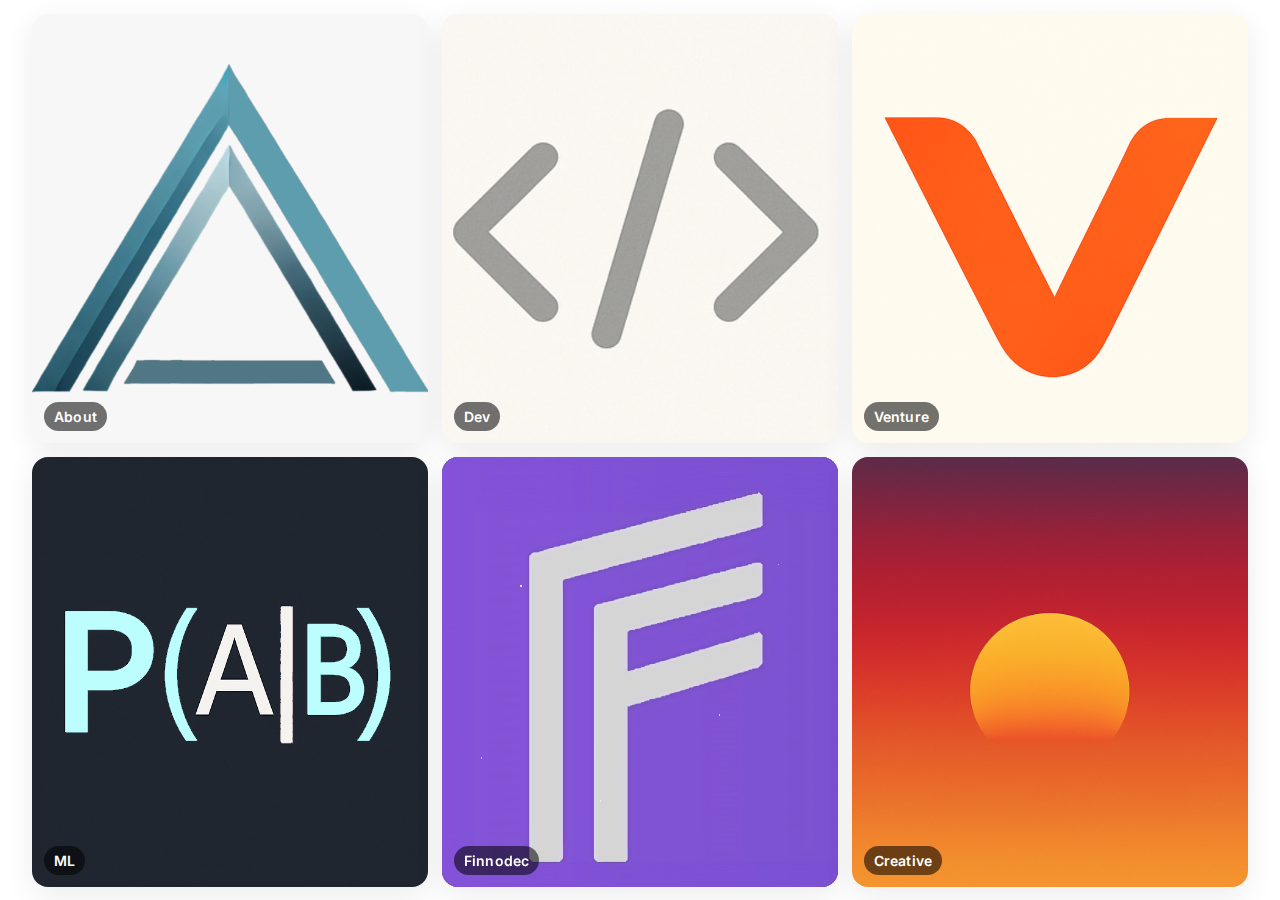
<file: index.html>
<!DOCTYPE html>
<html lang="en">
<head>
    <meta charset="utf-8">
    <meta name="viewport" content="width=device-width, initial-scale=1">
    <title>Brandon Nova</title>
    <link rel="preconnect" href="https://fonts.googleapis.com">
    <link rel="preconnect" href="https://fonts.gstatic.com" crossorigin>
    <link href="https://fonts.googleapis.com/css2?family=Inter:wght@400;600&display=swap" rel="stylesheet">
    <link rel="stylesheet" href="./styles.css">
    <link rel="icon" href="./images/BTN.png" type="image/png" sizes="32x32">
    <link rel="icon" href="./images/BTN.png" type="image/png" sizes="192x192">
    <link rel="apple-touch-icon" href="./images/BTN.png">
    <link rel="shortcut icon" href="./images/BTN.png" type="image/png">
</head>
<body>
    <main class="tiles" aria-label="Main navigation tiles">
        <div class="grid">
            <!-- Row 1 -->
            <a class="tile about" data-color="#0066ff" href="./about/" data-title="About">
                <img src="./images/BTN.png" alt="About" />
                <span class="label">About</span>
                <span class="description">About me</span>
            </a>
            <a class="tile" data-color="#d3d3d3" href="https://dev.brandontnova.com" data-title="Dev">
                <img src="./images/DEV.png" alt="Dev" />
                <span class="label">Dev</span>
                <span class="description">Career Portfolio</span>
            </a>
            <a class="tile" data-color="#ff7a00" href="https://venture.brandontnova.com" data-title="Venture">
                <img src="./images/NVO.png" alt="Venture" />
                <span class="label">Venture</span>
                <span class="description">Projects and Ideas</span>
            </a>

            <!-- Row 2 -->
            <a class="tile" data-color="#2ad1c9" href="https://mldiscord.com" data-title="ML">
                <img src="./images/MLD.png" alt="ML" />
                <span class="label">ML</span>
                <span class="description">Machine Learning Projects</span>
            </a>
            <a class="tile finnodec" data-color="#2a1147" href="https://finnodec.com" data-title="Finnodec">
                <img src="./images/FDI.png" alt="Finnodec" />
                <span class="label">Finnodec</span>
                <span class="description">Investments</span>
            </a>
            <a class="tile" data-color="#ffd300" href="https://novcreative.com" data-title="Creative">
                <img src="./images/NVC.png" alt="Creative" />
                <span class="label">Creative</span>
                <span class="description">My Creativity :)</span>
            </a>
        </div>
    </main>

    <script src="./script.js"></script>
    <noscript>
        JavaScript is required for hover effects. Links still work without it.
    </noscript>
    
</body>
<!-- The images referenced should be placed in ./images/ -->
</html>
</file>
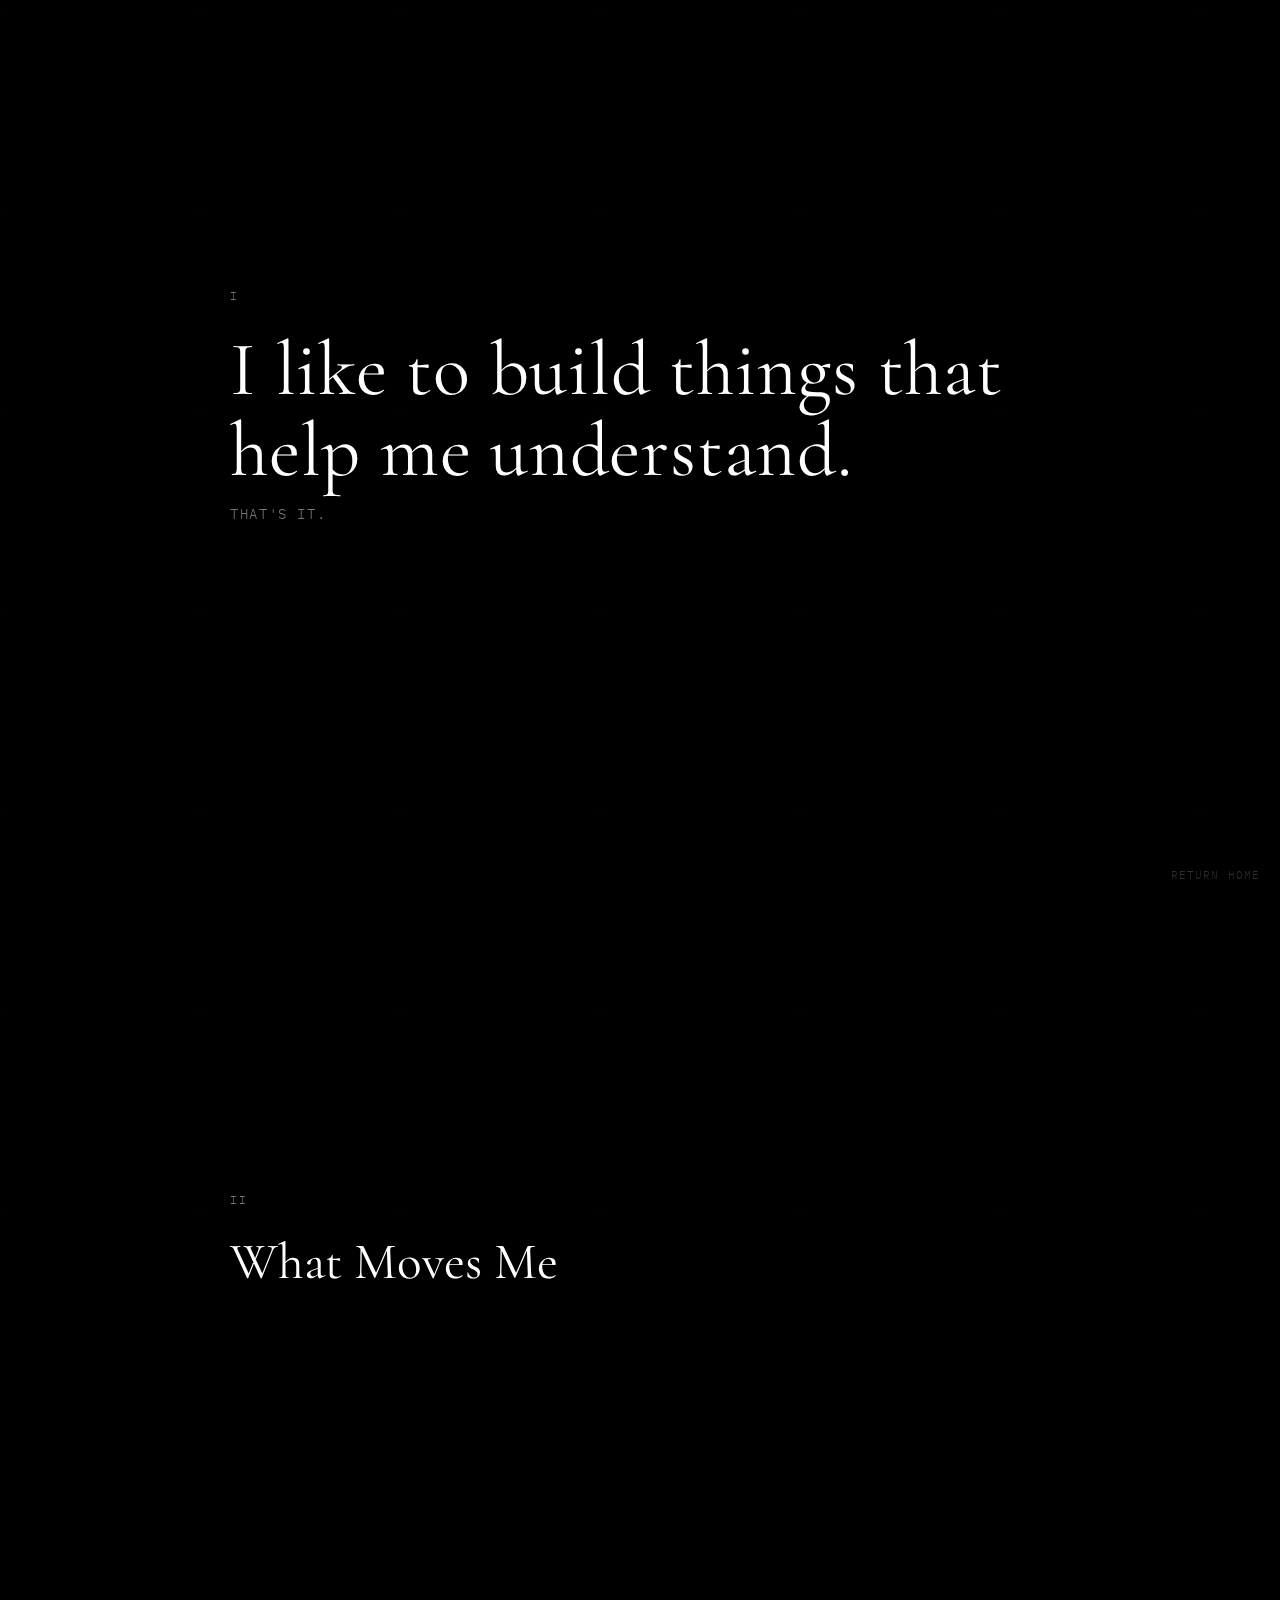
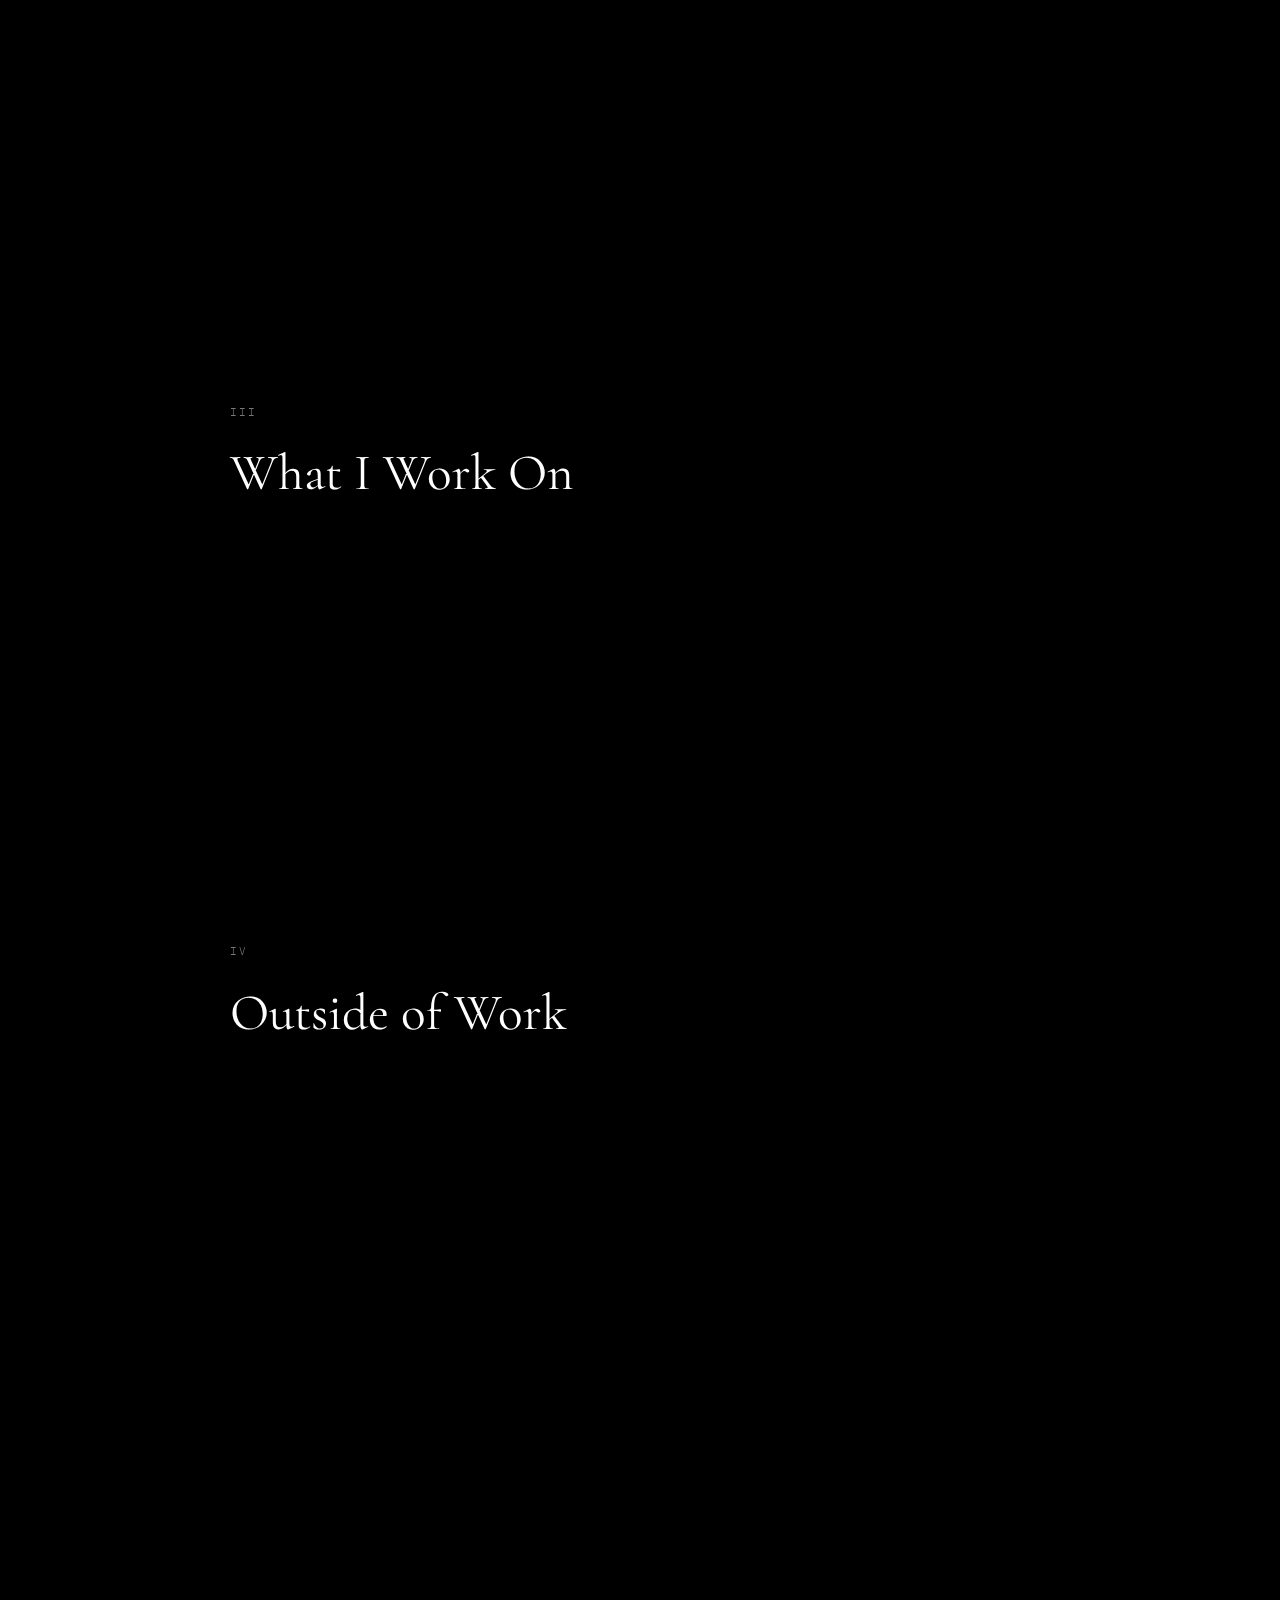
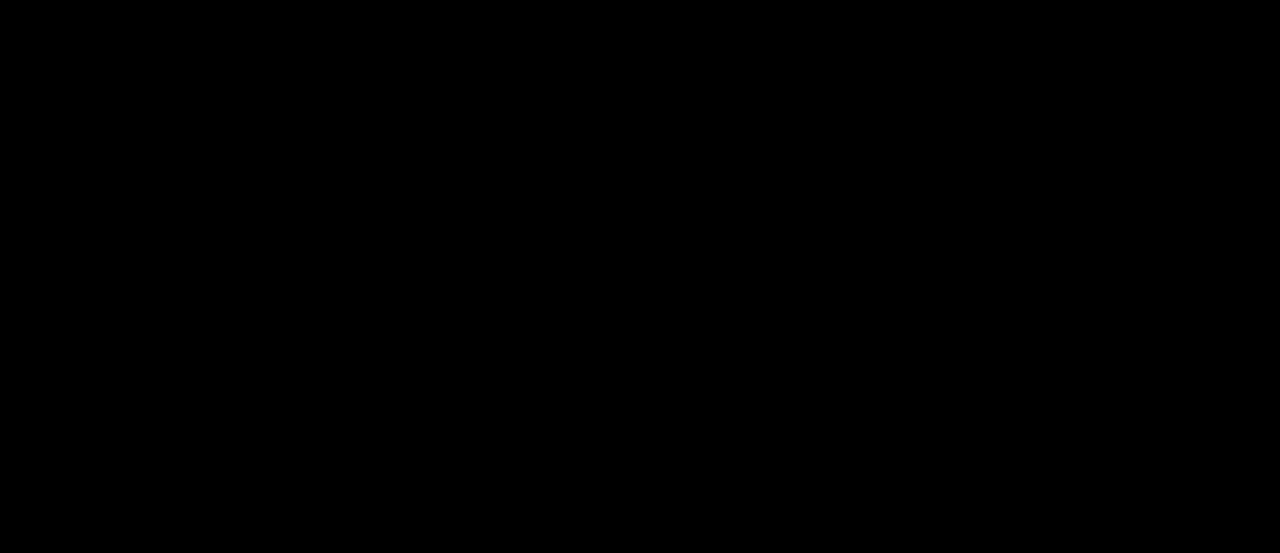
<file: about/index.html>
<!DOCTYPE html>
<html lang="en">
<head>
    <meta charset="utf-8">
    <meta name="viewport" content="width=device-width, initial-scale=1">
    <title>Brandon Nova — About</title>
    <meta name="description" content="The Architecture of Meaning — a long-form personal narrative.">
    <link rel="preconnect" href="https://fonts.googleapis.com">
    <link rel="preconnect" href="https://fonts.gstatic.com" crossorigin>
    <link href="https://fonts.googleapis.com/css2?family=Cormorant+Garamond:wght@400;500&family=IBM+Plex+Mono:wght@300;400&display=swap" rel="stylesheet">
    <link rel="icon" href="../images/BTN.png" type="image/png" sizes="32x32">
    <link rel="icon" href="../images/BTN.png" type="image/png" sizes="192x192">
    <link rel="apple-touch-icon" href="../images/BTN.png">
    <link rel="shortcut icon" href="../images/BTN.png" type="image/png">
    <link rel="stylesheet" href="./styles.css">
</head>
<body>
    <div class="grain" aria-hidden="true"></div>

    <main class="about-main">

        <!-- Section A: Identity -->
        <section class="wall wall-hero" aria-labelledby="hero-heading">
            <div class="wall-content">
                <p class="section-label">I</p>
                <h1 id="hero-heading" class="hero-heading">I like to build things that help me understand.</h1>
                <p class="hero-sub">That's it.</p>
            </div>
        </section>

        <section class="wall" aria-label="Opening reflection">
            <div class="wall-content">
                <div class="card fade-in">
                    <p>I'm more interested in how something works, I believe all knowledge should be accessible.</p>
                    <p>Somewhere along the way I realized that what's most expensive is given out for free.</p>
                </div>
            </div>
        </section>

        <!-- Section B: Philosophy -->
        <section class="wall" aria-labelledby="philosophy-heading">
            <div class="wall-content">
                <p class="section-label">II</p>
                <h2 id="philosophy-heading" class="section-heading">What Moves Me</h2>
                <div class="card fade-in">
                    <p>There's a line of thinking; Nietzsche started it, Frankl carried it somewhere gentler, the point isn't comfort. The point is becoming someone who can hold complexity without collapsing into it. I don't always do that, but I'm on the journey.</p>
                    <p>Values: What is had isn't what's deserved. Build structures that don't depend on how you feel that day. Stay teachable, especially when you think you already know. None of these are original, but again knowledge should be free and accessabile.</p>
                </div>
                <div class="card fade-in">
                    <p>What I want, eventually, is to be useful. Specifically: to help people trust their own process instead of looking for someone else to tell them they're doing it right. I don't know exactly what that looks like yet. But I know it starts with building things that are honest&mdash;tools, systems, ways of thinking that reward effort over performance.</p>
                    <p class="pull-quote">"Wealth consists not in having great possessions, but in having few wants. Epictetus"</p>
                </div>
            </div>
        </section>

        <!-- Section C: The Work -->
        <section class="wall" aria-labelledby="work-heading">
            <div class="wall-content">
                <p class="section-label">III</p>
                <h2 id="work-heading" class="section-heading">What I Work On</h2>
                <div class="card fade-in">
                    <p>As a data engineer, I feel the most important skill is being able to take ambigious situations into usable systems. To turn data into action.</p>
                </div>
                <div class="card fade-in">
                    <p class="pull-quote">"Think of what you can give and you will have more than you could ever take."</p>
                </div>
            </div>
        </section>

        <!-- Section D: The Personal Layer -->
        <section class="wall" aria-labelledby="personal-heading">
            <div class="wall-content">
                <p class="section-label">IV</p>
                <h2 id="personal-heading" class="section-heading">Outside of Work</h2>
                <div class="card fade-in">
                    <p>I listen to a lot of Bach and Vivaldi. Some of my favorites are RV 127/156 & Winter (Vivaldi), Solfrighetto (CPE Bach), Concerto in F Minor (WF Bach, underrated genius), Ave Maria (Vavilov), Miserere 57 No 1 (Zelenka), Passacaligia (Handel)</p>
                </div>
                <div class="card fade-in">
                    <p>I enjoy reading a lot, mostly psychology (Aronson, Zimbardo, Greene) and Philosophy (Nietzsche, Camus, Bill Waterson, Frankl, Epictetus, those trippy ones like Joseph Murphy)</p>
                </div>
                <div class="card fade-in">
                    <p>Other hobbies I have are chess, piano (though I'm not very good, only for fun), and Legos</p>
                </div>
            </div>
        </section>

        <!-- Closing -->
        <section class="wall wall-cta" aria-labelledby="cta-heading">
            <div class="wall-content cta-content">
                <div class="card card-cta fade-in">
                    <p>I'm looking for other people who are willing to show up and learn even if they don't know anything, and have no accomplishments. If that sounds like you, I'd like to know you.</p>
                </div>
            </div>
        </section>

        <div class="back-link-wrap fade-in">
            <a class="back-link" href="../">&larr; Back to home</a>
        </div>

    </main>

    <a class="return-home" href="../" aria-label="Return to main page">Return home</a>

    <script src="./script.js"></script>
</body>
</html>
</file>
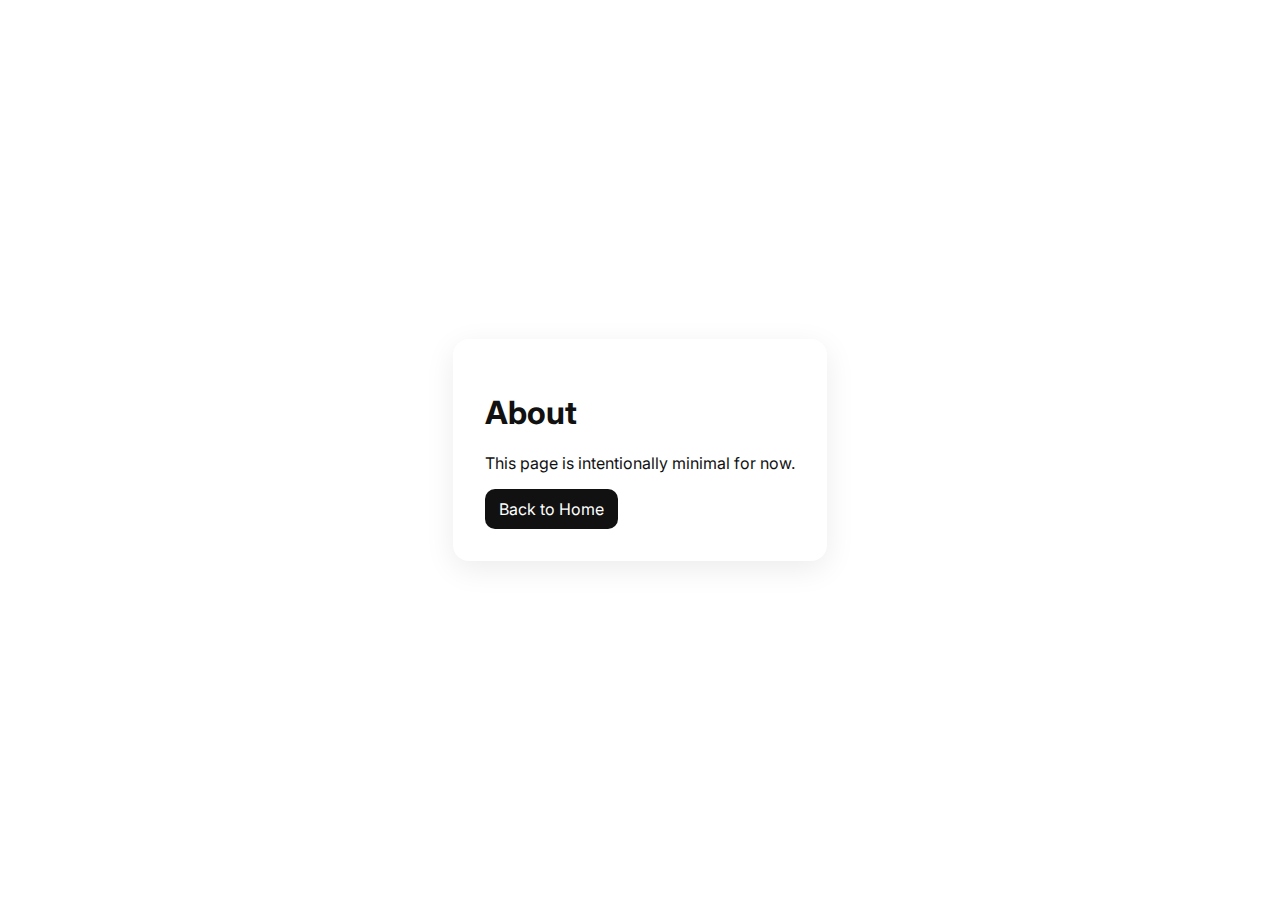
<file: about.html>
<!DOCTYPE html>
<html lang="en">
<head>
    <meta charset="utf-8">
    <meta name="viewport" content="width=device-width, initial-scale=1">
    <title>About – BTN</title>
    <link rel="preconnect" href="https://fonts.googleapis.com">
    <link rel="preconnect" href="https://fonts.gstatic.com" crossorigin>
    <link href="https://fonts.googleapis.com/css2?family=Inter:wght@400;600&display=swap" rel="stylesheet">
    <link rel="stylesheet" href="./styles.css">
    <link rel="icon" href="./images/BTN.png" type="image/png" sizes="32x32">
    <link rel="icon" href="./images/BTN.png" type="image/png" sizes="192x192">
    <link rel="apple-touch-icon" href="./images/BTN.png">
    <link rel="shortcut icon" href="./images/BTN.png" type="image/png">
    <style>
        body { background: #ffffff; }
        .about { min-height: 100vh; display: grid; place-items: center; }
        .card { max-width: 720px; padding: 32px; border-radius: 16px; box-shadow: 0 8px 30px rgba(0,0,0,0.08); }
        .actions { margin-top: 16px; }
        .btn { display: inline-block; padding: 10px 14px; border-radius: 10px; text-decoration: none; background: #111; color: #fff; }
    </style>
    <meta name="robots" content="noindex" />
    <link rel="canonical" href="/about.html" />
</head>
<body>
    <main class="about" aria-label="About BTN">
        <div class="card">
            <h1>About</h1>
            <p>This page is intentionally minimal for now.</p>
            <div class="actions">
                <a class="btn" href="./">Back to Home</a>
            </div>
        </div>
    </main>
</body>
</html>
</file>
<file: styles.css>
/* Base */
:root {
    --tile-radius: 16px;
    --tile-shadow: 0 8px 30px rgba(0,0,0,0.08);
    --tile-glow: 0 10px 40px rgba(0,0,0,0.18);
    --label-bg: rgba(0,0,0,0.55);
    --label-color: #fff;
}

* { box-sizing: border-box; }
html, body { height: 100%; }
body {
    margin: 0;
    font-family: 'Inter', system-ui, -apple-system, Segoe UI, Roboto, Helvetica, Arial, sans-serif;
    color: #111;
    background: #ffffff;
    transition: background 420ms ease, background-color 420ms ease;
}

/* Container sizing: 90% viewport height, width at least 81% of viewport */
.tiles {
    height: 100vh;
    min-width: 81vw;
    width: 100%;
    max-width: 1400px;
    margin: 0 auto;
    padding: 1.5vh 2.5vw;
    display: flex;
    align-items: center;
    justify-content: center;
}

.grid {
    display: grid;
    grid-template-columns: repeat(3, 1fr);
    grid-template-rows: repeat(2, 1fr);
    gap: 1.5vmin;
    width: 100%;
    height: 100%;
}

@media (max-width: 820px) {
    .grid {
        grid-template-columns: repeat(2, 1fr);
        grid-template-rows: repeat(3, 1fr);
        gap: 2vmin;
    }
}

/* Tile */
.tile {
    position: relative;
    display: flex;
    align-items: center;
    justify-content: center;
    border-radius: var(--tile-radius);
    background: #f7f7f7;
    box-shadow: var(--tile-shadow);
    text-decoration: none;
    overflow: hidden;
    isolation: isolate;
    transition: transform 240ms ease, box-shadow 240ms ease, filter 240ms ease, opacity 240ms ease;
}

.tile:hover { transform: translateY(-2px); }

.tile img {
    position: absolute;
    inset: 0;
    width: 100%;
    height: 100%;
    object-fit: cover;
    transition: transform 240ms ease, opacity 240ms ease;
    z-index: 0;
}

.tile:hover img,
.tile.is-hovered img { 
    transform: scale(1.02);
    opacity: 0.3;
}

.tile .label {
    position: absolute;
    left: 12px;
    bottom: 12px;
    padding: 6px 10px;
    border-radius: 999px;
    background: var(--label-bg);
    color: var(--label-color);
    font-weight: 600;
    letter-spacing: 0.2px;
    font-size: 14px;
    z-index: 2;
}

.tile .description {
    position: absolute;
    inset: 0;
    display: flex;
    align-items: center;
    justify-content: center;
    padding: 0;
    background: rgba(240, 240, 240, 0.85);
    color: var(--tile-text-color, #111);
    font-weight: 600;
    letter-spacing: 0.2px;
    font-size: clamp(18px, 4vw, 48px);
    z-index: 3;
    opacity: 0;
    pointer-events: none;
    transition: opacity 240ms ease;
    text-align: center;
    word-wrap: break-word;
    overflow-wrap: break-word;
}

.tile:hover .description,
.tile.is-hovered .description {
    opacity: 1;
}

/* Dimming for non-hovered tiles */
.grid.dim-others .tile { filter: grayscale(0.8) saturate(0.6); opacity: 0.6; }
.grid.dim-others .tile.is-hovered { filter: none; opacity: 1; box-shadow: var(--tile-glow); }

/* About tile - white text */
.tile.about .description {
    background: rgba(240, 240, 240, 0.85);
}

/* Finnodec starfield (dark purple with subtle stars) */
.tile.finnodec {
    background: #2a1147;
    color: #fff;
}

.tile.finnodec::before,
.tile.finnodec::after {
    content: "";
    position: absolute;
    inset: 0;
    background-image:
        radial-gradient(2px 2px at 20% 30%, rgba(255,255,255,0.9) 50%, transparent 55%),
        radial-gradient(1.5px 1.5px at 70% 60%, rgba(255,255,255,0.7) 50%, transparent 55%),
        radial-gradient(1.2px 1.2px at 40% 80%, rgba(255,255,255,0.6) 50%, transparent 55%),
        radial-gradient(1.2px 1.2px at 85% 25%, rgba(255,255,255,0.5) 50%, transparent 55%),
        radial-gradient(1.2px 1.2px at 10% 70%, rgba(255,255,255,0.5) 50%, transparent 55%);
    pointer-events: none;
    opacity: 0.6;
    z-index: 1; /* Render stars above image but below label */
}

.tile.finnodec::after {
    animation: twinkle 6s ease-in-out infinite;
    mix-blend-mode: screen;
}

@keyframes twinkle {
    0%, 100% { opacity: 0.35; }
    50% { opacity: 0.65; }
}

/* Accessibility focus */
.tile:focus-visible {
    outline: 2px solid #000;
    outline-offset: 2px;
}

/* Page-wide starfield when Finnodec hovered */
body.page-stars::before,
body.page-stars::after {
    content: "";
    position: fixed;
    inset: 0;
    pointer-events: none;
    z-index: -1; /* Stay behind content */
}

body.page-stars::before {
    /* subtle multi-layer star speckles */
    background-image:
        radial-gradient(2px 2px at 12% 22%, rgba(255,255,255,0.9) 50%, transparent 55%),
        radial-gradient(1.8px 1.8px at 44% 18%, rgba(255,255,255,0.7) 50%, transparent 55%),
        radial-gradient(1.4px 1.4px at 78% 28%, rgba(255,255,255,0.6) 50%, transparent 55%),
        radial-gradient(1.4px 1.4px at 26% 66%, rgba(255,255,255,0.5) 50%, transparent 55%),
        radial-gradient(1.2px 1.2px at 84% 74%, rgba(255,255,255,0.5) 50%, transparent 55%);
    opacity: 0.5;
}

body.page-stars::after {
    animation: twinkle 7s ease-in-out infinite;
    background-image:
        radial-gradient(2px 2px at 32% 42%, rgba(255,255,255,0.8) 50%, transparent 55%),
        radial-gradient(1.6px 1.6px at 64% 58%, rgba(255,255,255,0.6) 50%, transparent 55%),
        radial-gradient(1.2px 1.2px at 90% 12%, rgba(255,255,255,0.5) 50%, transparent 55%);
    opacity: 0.4;
}
</file>
<file: about/styles.css>
/* ── Reset ── */
*, *::before, *::after {
    margin: 0;
    padding: 0;
    box-sizing: border-box;
}

:root {
    --bg: #000000;
    --text: #FFFFFF;
    --text-soft: #AAAAAA;
    --text-faint: #777777;
    --card-bg: rgba(255, 255, 255, 0.04);
    --card-border: rgba(255, 255, 255, 0.08);
    --accent: rgba(255, 255, 255, 0.12);
    --wall-gap: clamp(4rem, 10vw, 10rem);
    --card-radius: 1.25rem;
}

html {
    scroll-behavior: smooth;
}

body {
    background: var(--bg);
    color: var(--text);
    font-family: 'Cormorant Garamond', Georgia, serif;
    font-weight: 400;
    line-height: 1.6;
    overflow-x: hidden;
    -webkit-font-smoothing: antialiased;
}

/* ── Grain overlay ── */
.grain {
    position: fixed;
    inset: -50%;
    z-index: 0;
    pointer-events: none;
    opacity: 0.03;
    background-image:
        radial-gradient(circle at 20% 30%, rgba(255,255,255,0.15) 0 1px, transparent 1.5px),
        radial-gradient(circle at 75% 60%, rgba(255,255,255,0.1) 0 1px, transparent 1.5px),
        radial-gradient(circle at 50% 80%, rgba(255,255,255,0.08) 0 1px, transparent 1.5px);
    background-size: 200px 200px, 260px 260px, 300px 300px;
    animation: grainDrift 30s linear infinite alternate;
}

/* ── Main layout ── */
.about-main {
    position: relative;
    z-index: 1;
    width: min(820px, 88vw);
    margin: 0 auto;
    padding: clamp(3rem, 6vw, 6rem) 0 clamp(6rem, 10vw, 9rem);
}

/* ── Walls (full sections) ── */
.wall {
    margin-bottom: var(--wall-gap);
}

.wall-hero {
    min-height: min(85vh, 700px);
    display: grid;
    align-items: center;
}

.wall-content {
    width: 100%;
}

/* ── Section labels ── */
.section-label {
    font-family: 'IBM Plex Mono', Consolas, monospace;
    font-size: 0.7rem;
    font-weight: 300;
    text-transform: uppercase;
    letter-spacing: 0.2em;
    color: var(--text-faint);
    margin-bottom: 1.5rem;
}

/* ── Headings ── */
.hero-heading {
    font-family: 'Cormorant Garamond', Georgia, serif;
    font-size: clamp(2.4rem, 6vw, 5rem);
    font-weight: 400;
    line-height: 1.05;
    letter-spacing: 0.01em;
    margin-bottom: 0.75rem;
}

.hero-sub {
    font-family: 'IBM Plex Mono', Consolas, monospace;
    font-size: clamp(0.7rem, 1.2vw, 0.85rem);
    font-weight: 300;
    text-transform: uppercase;
    letter-spacing: 0.12em;
    color: var(--text-faint);
    margin-bottom: 2.5rem;
}

.section-heading {
    font-family: 'Cormorant Garamond', Georgia, serif;
    font-size: clamp(1.8rem, 4vw, 3.2rem);
    font-weight: 400;
    line-height: 1.1;
    margin-bottom: 0.4rem;
}

.section-sub {
    font-family: 'IBM Plex Mono', Consolas, monospace;
    font-size: clamp(0.65rem, 1.1vw, 0.78rem);
    font-weight: 300;
    text-transform: uppercase;
    letter-spacing: 0.1em;
    color: var(--text-faint);
    margin-bottom: 2rem;
}

/* ── Content cards ── */
.card {
    background: var(--card-bg);
    border: 1px solid var(--card-border);
    border-radius: var(--card-radius);
    padding: clamp(1.5rem, 3vw, 2.5rem);
    margin-bottom: 1.25rem;
}

.card p {
    font-size: clamp(1rem, 1.8vw, 1.18rem);
    line-height: 1.7;
    color: var(--text-soft);
    margin-bottom: 1rem;
}

.card p:last-child {
    margin-bottom: 0;
}

.card-heading {
    font-family: 'Cormorant Garamond', Georgia, serif;
    font-size: clamp(1.15rem, 2vw, 1.5rem);
    font-weight: 500;
    color: var(--text);
    margin-bottom: 1rem;
    letter-spacing: 0.01em;
}

.card em {
    font-style: italic;
    color: var(--text);
}

/* ── Pull quotes ── */
.pull-quote {
    font-family: 'Cormorant Garamond', Georgia, serif;
    font-size: clamp(1.15rem, 2.2vw, 1.5rem) !important;
    font-weight: 500;
    font-style: italic;
    color: var(--text) !important;
    border-left: 2px solid var(--text-faint);
    padding-left: 1.25rem;
    margin-top: 1.5rem !important;
    margin-bottom: 0 !important;
}

/* ── CTA section ── */
.wall-cta {
    text-align: center;
}

.cta-content {
    display: flex;
    flex-direction: column;
    align-items: center;
}

.cta-content .section-heading {
    margin-bottom: 1.5rem;
}

.card-cta {
    max-width: 600px;
    text-align: left;
}

/* ── Fade-in animation ── */
.fade-in {
    opacity: 0;
    transform: translateY(20px);
    transition: opacity 0.6s ease, transform 0.6s ease;
}

.fade-in.visible {
    opacity: 1;
    transform: translateY(0);
}

/* ── Back link (in-page) ── */
.back-link-wrap {
    text-align: center;
    padding-bottom: 2rem;
}

.back-link {
    font-family: 'IBM Plex Mono', Consolas, monospace;
    font-size: 0.82rem;
    font-weight: 300;
    letter-spacing: 0.08em;
    color: var(--text-faint);
    text-decoration: none;
    transition: color 240ms ease;
}

.back-link:hover,
.back-link:focus-visible {
    color: var(--text-soft);
}

/* ── Return home link ── */
.return-home {
    position: fixed;
    right: 1.25rem;
    bottom: 1rem;
    z-index: 3;
    font-family: 'IBM Plex Mono', Consolas, monospace;
    font-size: 0.68rem;
    font-weight: 300;
    text-transform: uppercase;
    letter-spacing: 0.1em;
    color: var(--text-faint);
    text-decoration: none;
    opacity: 0.4;
    transition: opacity 240ms ease, transform 240ms ease;
}

.return-home:hover,
.return-home:focus-visible {
    opacity: 0.8;
    transform: translateY(-2px);
}

.return-home:focus-visible {
    outline: none;
}

/* ── Responsive ── */
@media (max-width: 760px) {
    .about-main {
        width: min(640px, 90vw);
        padding-top: 2.5rem;
    }

    .wall-hero {
        min-height: 60vh;
    }

    .card {
        padding: 1.25rem;
    }

    .return-home {
        right: 1rem;
        bottom: 0.9rem;
    }
}

/* ── Reduced motion ── */
@media (prefers-reduced-motion: reduce) {
    .grain {
        animation: none;
    }

    .fade-in {
        opacity: 1;
        transform: none;
        transition: none;
    }
}

@keyframes grainDrift {
    from { transform: translate3d(-1%, -0.5%, 0); }
    to   { transform: translate3d(1%, 0.5%, 0); }
}
</file>
